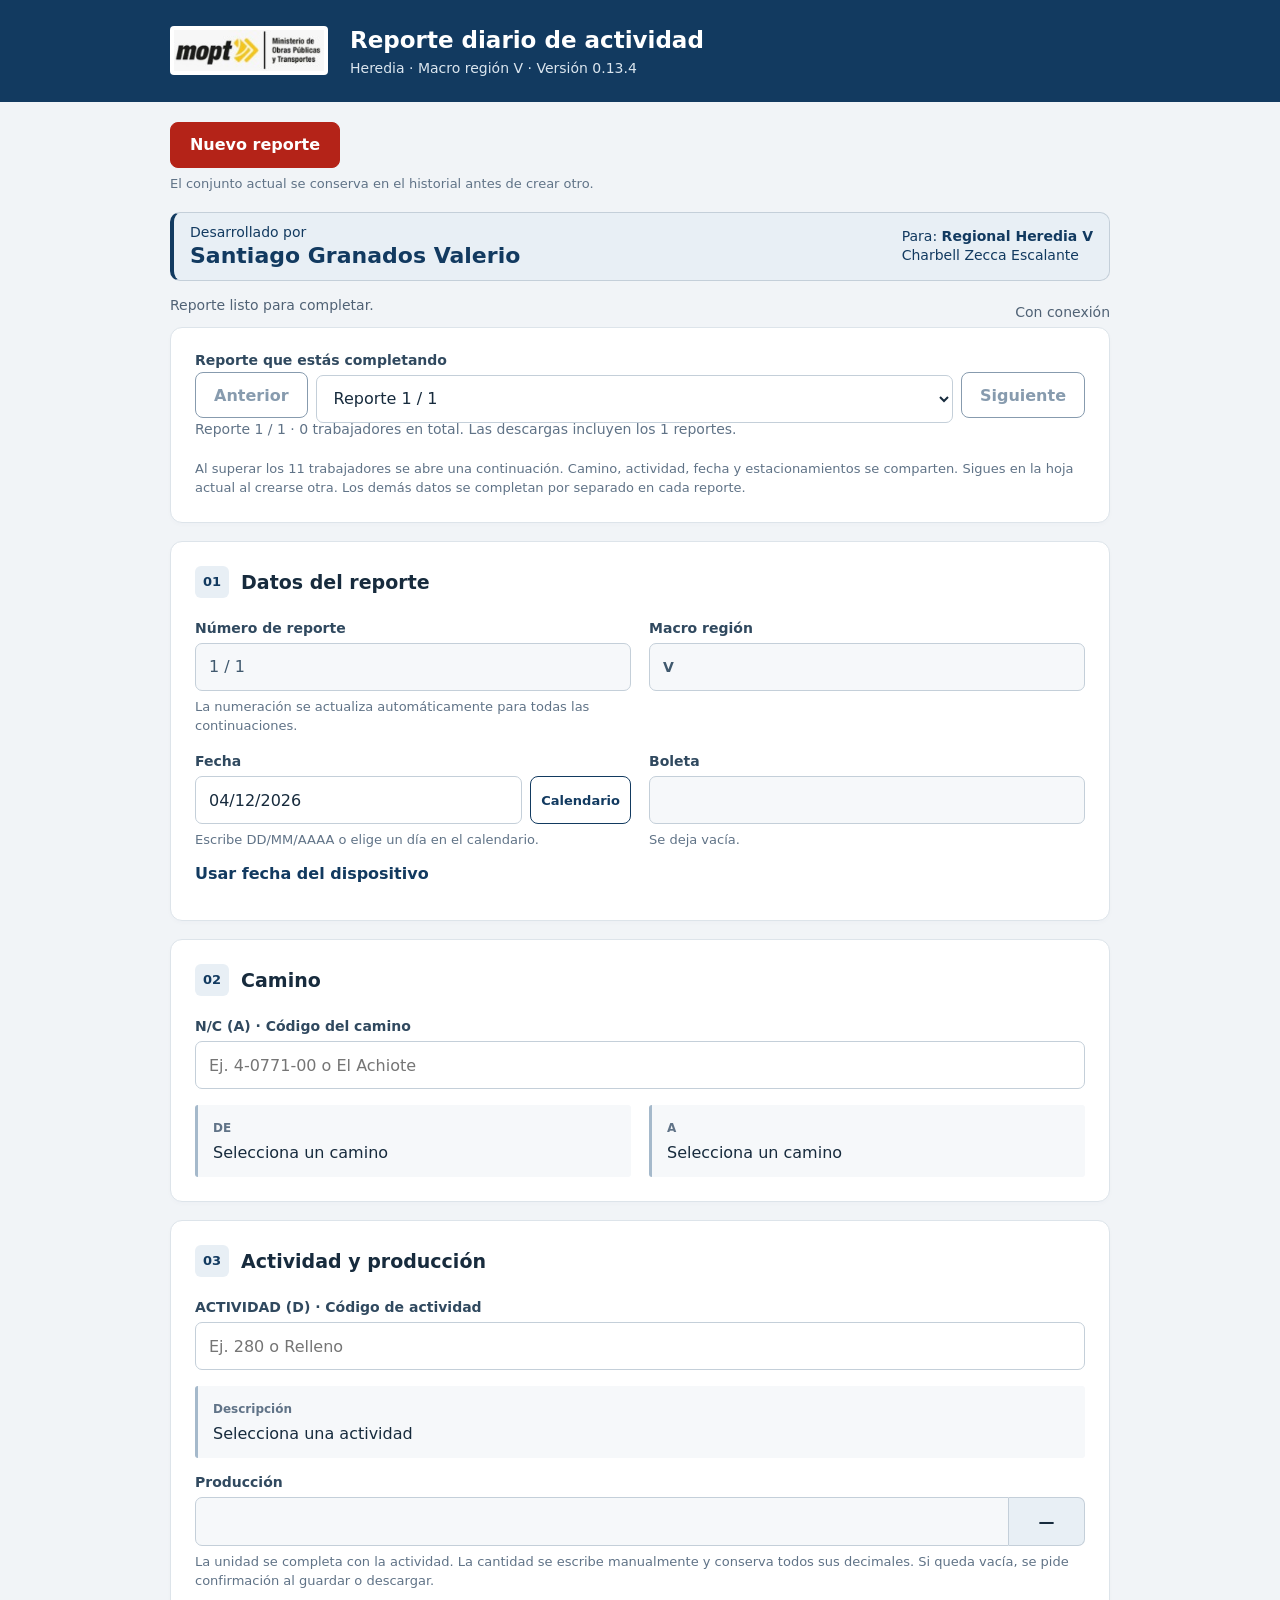
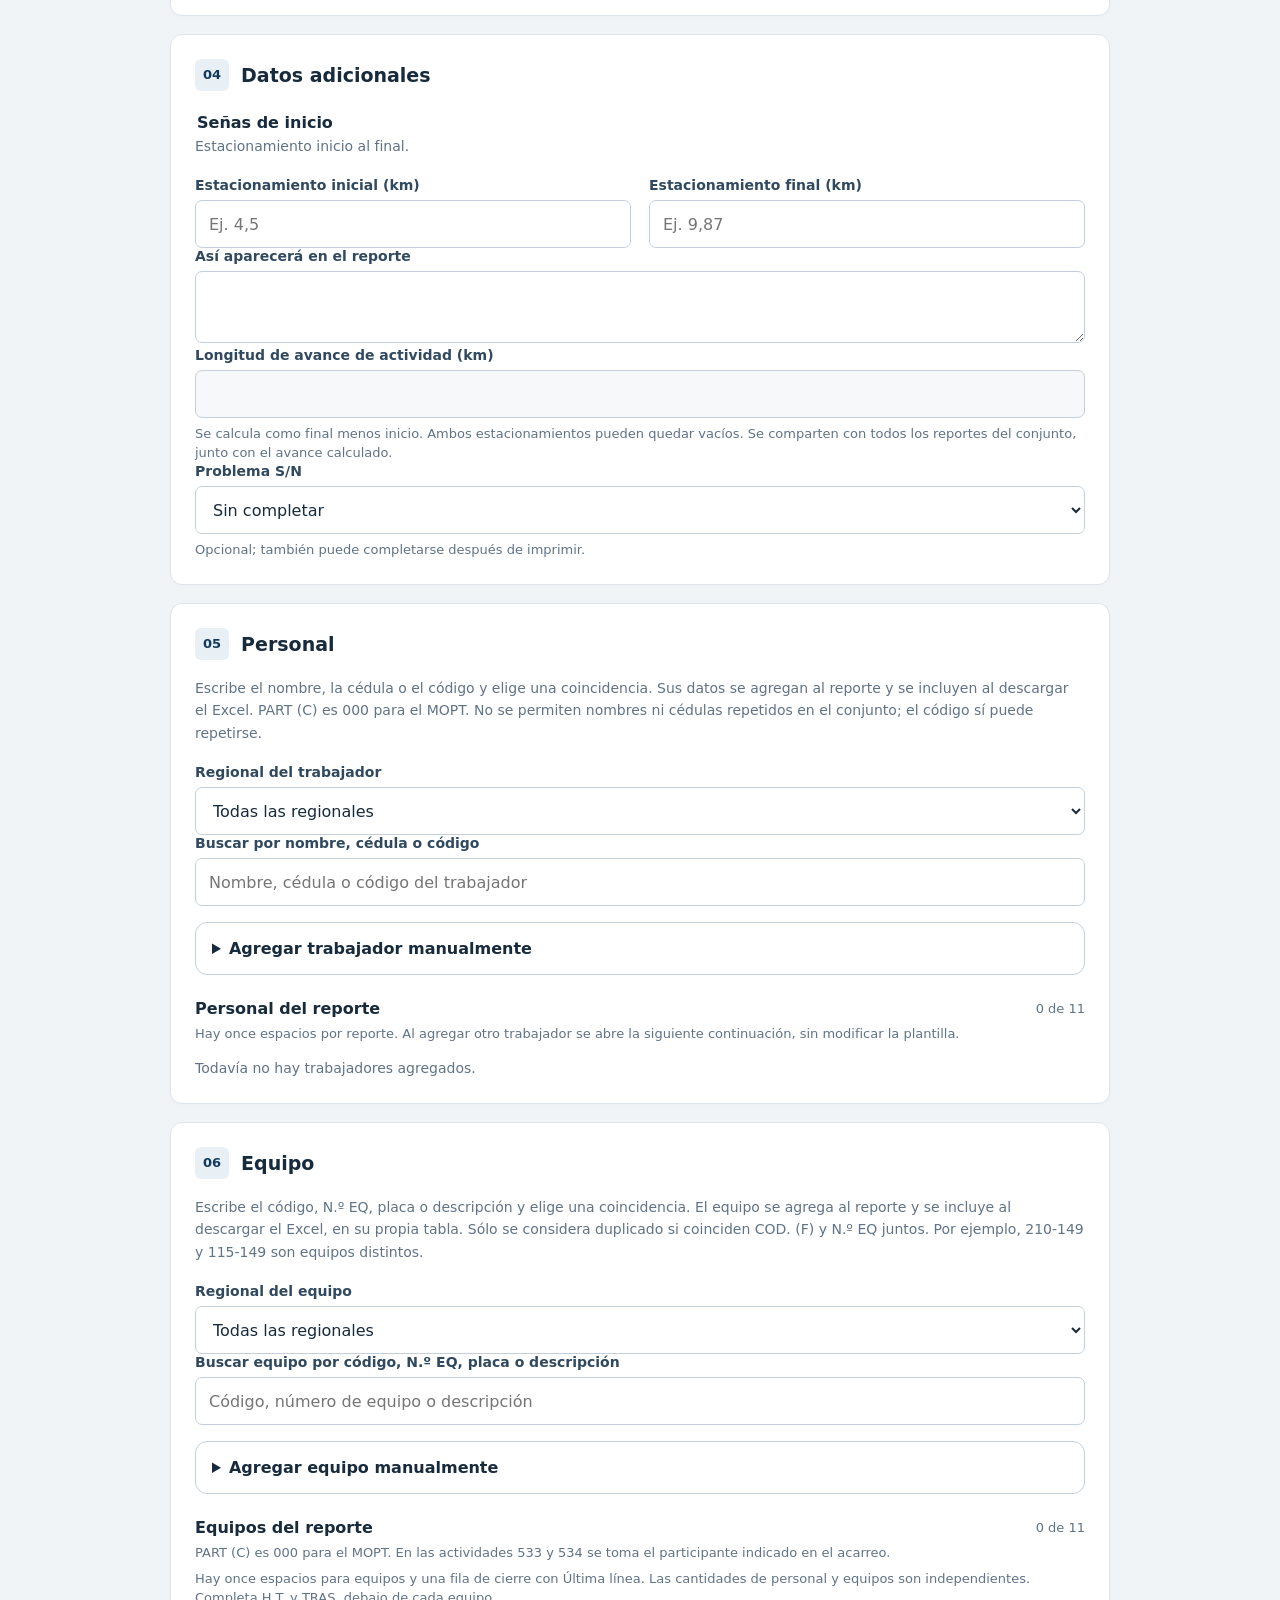
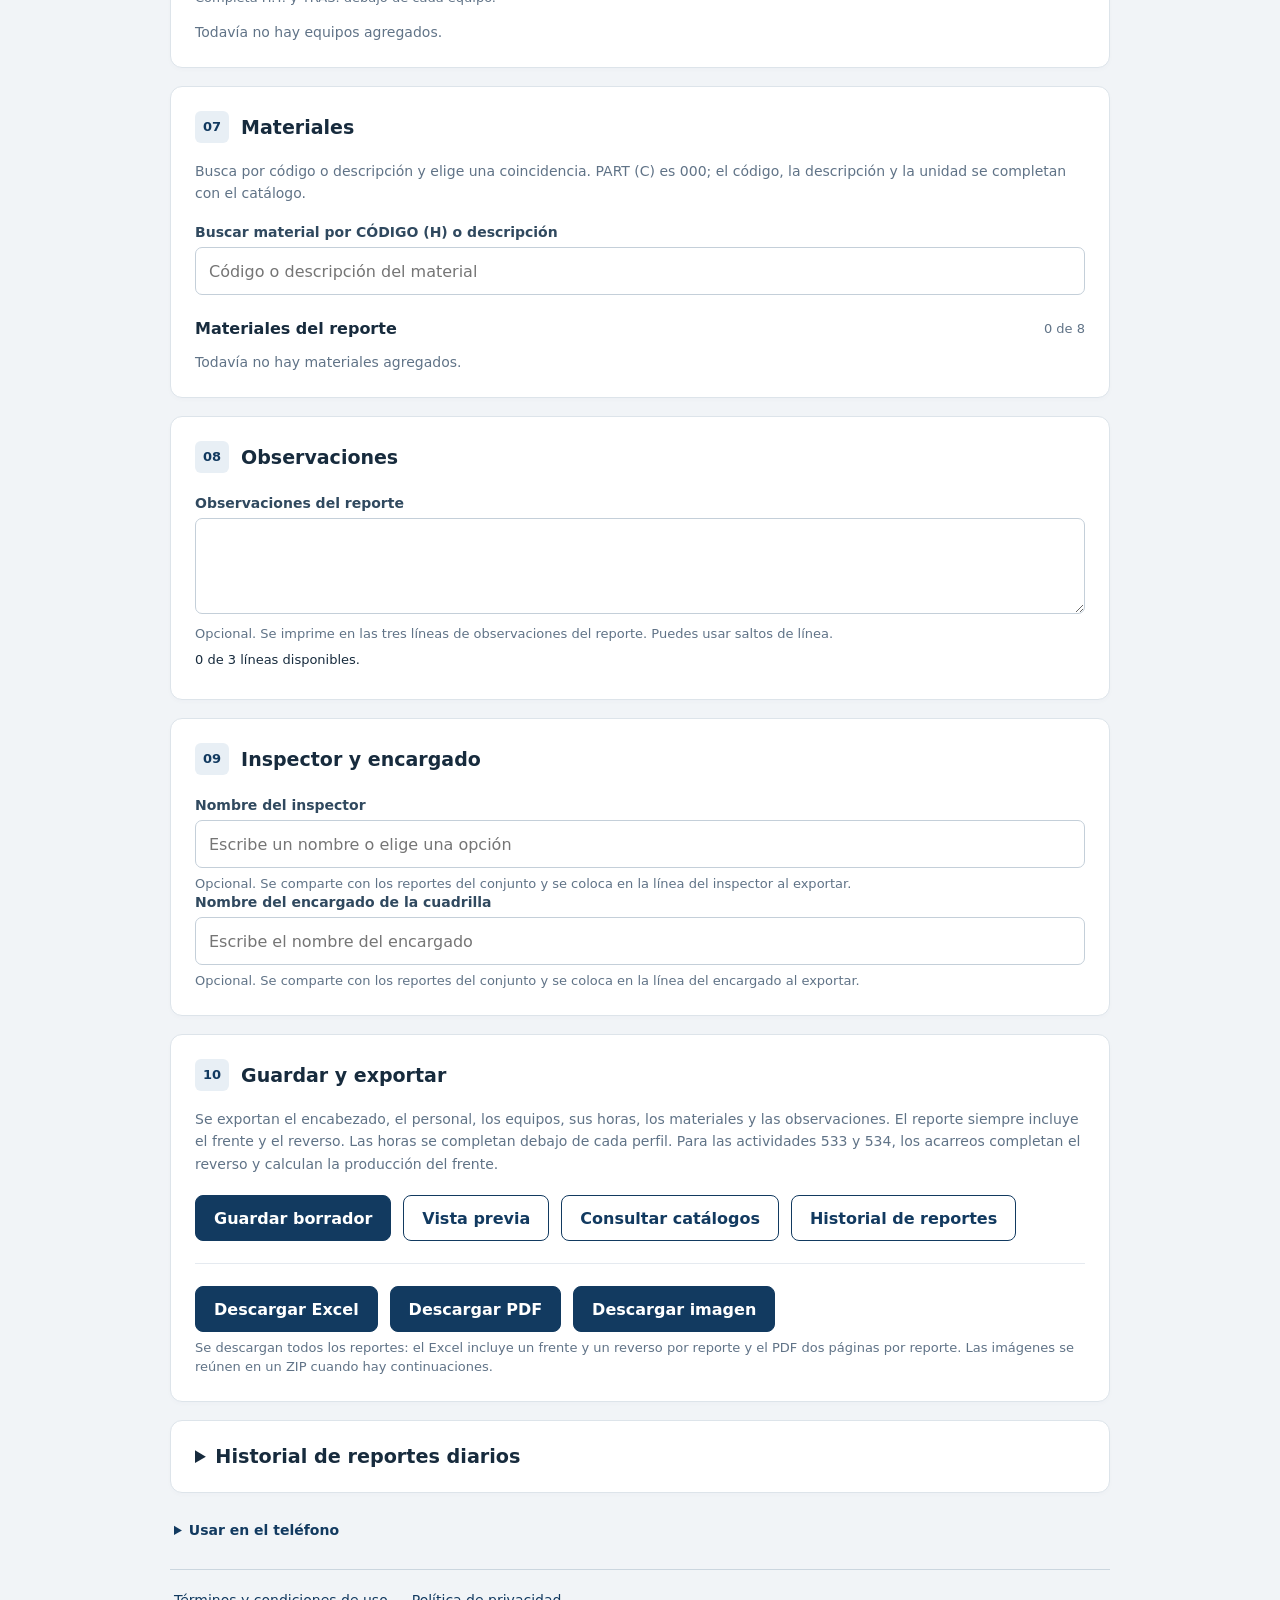
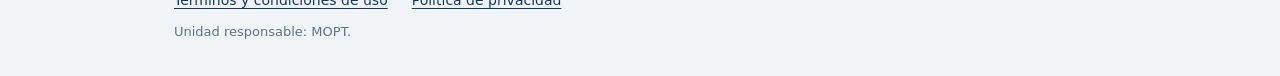
<file: pwa/index.html>
<!doctype html>
<html lang="es-CR">
<head>
  <meta charset="utf-8">
  <meta name="viewport" content="width=device-width, initial-scale=1, viewport-fit=cover">
  <meta name="theme-color" content="#123a60">
  <meta name="apple-mobile-web-app-capable" content="yes">
  <meta name="apple-mobile-web-app-title" content="Reporte MOPT">
  <meta name="description" content="Reporte diario de actividad con encabezado, personal, equipos y materiales de la macro región V.">
  <meta name="author" content="Santiago Granados Valerio">
  <link rel="manifest" href="manifest.webmanifest">
  <link rel="icon" href="icons/icono-192.png" type="image/png">
  <link rel="apple-touch-icon" href="icons/icono-180.png">
  <link rel="stylesheet" href="estilos.css">
  <title>Reporte diario MOPT</title>
  <script type="module" src="app.mjs"></script>
</head>
<body>
  <header class="cabecera">
    <div class="marca"><img class="logo-mopt" src="assets/logo.png" alt="Ministerio de Obras Públicas y Transportes" width="198" height="54"><div><h1>Reporte diario de actividad</h1><p>Heredia · Macro región V · <span id="version">Versión 0.13.4</span></p></div></div>
    <button id="instalar" type="button" class="claro" hidden>Instalar aplicación</button>
  </header>
  <main>
    <div class="acciones-inicio">
      <button id="nuevo" type="button" class="boton-nuevo" aria-describedby="nota-nuevo" disabled>Nuevo reporte</button>
      <small id="nota-nuevo">El conjunto actual se conserva en el historial antes de crear otro.</small>
    </div>
    <aside class="credito-autor" aria-label="Créditos de la aplicación">
      <p class="credito-autor-nombre">
        <span>Desarrollado por</span>
        <strong>Santiago Granados Valerio</strong>
      </p>
      <p class="credito-autor-destino">
        <span>Para: <strong>Regional Heredia V</strong></span>
        <span>Charbell Zecca Escalante</span>
      </p>
    </aside>
    <div class="estado"><p id="estado" role="status">Cargando catálogos y plantilla…</p><span id="conexion"></span></div>
    <p id="fallo" role="alert" hidden></p>
    <noscript>Activa JavaScript para utilizar el reporte.</noscript>
    <form id="formulario" novalidate>
      <section class="tarjeta" aria-label="Reportes del conjunto">
        <label for="reporte-activo">Reporte que estás completando</label>
        <div class="navegacion-reportes"><button id="reporte-anterior" type="button" class="secundario" disabled>Anterior</button><select id="reporte-activo" disabled></select><button id="reporte-siguiente" type="button" class="secundario" disabled>Siguiente</button></div>
        <p id="resumen-reportes" class="ayuda" role="status"></p>
        <small>Al superar los 11 trabajadores se abre una continuación. Camino, actividad, fecha y estacionamientos se comparten. Sigues en la hoja actual al crearse otra. Los demás datos se completan por separado en cada reporte.</small>
        <button id="quitar-continuacion" type="button" class="enlace" hidden>Quitar esta continuación vacía</button>
      </section>
      <section class="tarjeta"><div class="titulo"><span>01</span><h2>Datos del reporte</h2></div>
        <div class="rejilla">
          <div><label for="numero">Número de reporte</label><input id="numero" readonly required aria-required="true" type="text" inputmode="text" autocomplete="off" placeholder="Ej. 1 / 2" aria-describedby="nota-numero error-numero"><small id="nota-numero">La numeración se actualiza automáticamente para todas las continuaciones.</small><p class="error" id="error-numero" role="alert"></p></div>
          <label>Macro región<input readonly value="V"></label>
          <!-- La fecha se puede escribir y el botón abre un calendario visible. -->
          <div><label for="fecha">Fecha</label><div class="fecha-fila"><input id="fecha" inputmode="numeric" autocomplete="off" maxlength="10" placeholder="DD/MM/AAAA" aria-describedby="nota-fecha error-fecha"><button id="calendario" type="button" class="secundario" aria-haspopup="dialog">Calendario</button></div><small id="nota-fecha">Escribe DD/MM/AAAA o elige un día en el calendario.</small><p class="error" id="error-fecha"></p><button id="hoy" type="button" class="enlace">Usar fecha del dispositivo</button></div>
          <label>Boleta<input readonly value=""><small>Se deja vacía.</small></label>
        </div>
      </section>
      <section class="tarjeta"><div class="titulo"><span>02</span><h2>Camino</h2></div>
        <label for="camino">N/C (A) · Código del camino</label>
        <input id="camino" type="search" autocomplete="off" placeholder="Ej. 4-0771-00 o El Achiote" aria-describedby="error-camino" aria-controls="lista-camino" aria-expanded="false">
        <div id="lista-camino" class="opciones" role="listbox" aria-label="Caminos encontrados" hidden></div><p class="error" id="error-camino"></p>
        <div class="rejilla"><div class="automatico"><span>DE</span><p id="desde">Selecciona un camino</p></div><div class="automatico"><span>A</span><p id="hasta">Selecciona un camino</p></div></div>
      </section>
      <section class="tarjeta"><div class="titulo"><span>03</span><h2>Actividad y producción</h2></div>
        <label for="actividad">ACTIVIDAD (D) · Código de actividad</label>
        <input id="actividad" type="search" autocomplete="off" placeholder="Ej. 280 o Relleno" aria-describedby="error-actividad" aria-controls="lista-actividad" aria-expanded="false">
        <div id="lista-actividad" class="opciones" role="listbox" aria-label="Actividades encontradas" hidden></div><p class="error" id="error-actividad"></p>
        <div class="automatico"><span>Descripción</span><p id="descripcion">Selecciona una actividad</p></div>
        <label for="produccion">Producción</label><div class="cantidad"><input id="produccion" inputmode="decimal" placeholder="" disabled aria-describedby="ayuda-produccion error-produccion"><output id="unidad" aria-live="polite">—</output></div><p class="error" id="error-produccion"></p>
        <small id="ayuda-produccion">La unidad se completa con la actividad. En hh, se suma automáticamente el TOTAL de horas del personal. Las cantidades manuales pueden quedar vacías, con confirmación al guardar o descargar.</small>
      </section>
      <section class="tarjeta"><div class="titulo"><span>04</span><h2>Datos adicionales</h2></div>
        <fieldset id="datos-estacionamientos"><legend>Señas de inicio</legend>
          <p class="ayuda">Estacionamiento inicio al final.</p>
          <div class="rejilla"><div><label for="estacionamiento-inicio">Estacionamiento inicial (km)</label><input id="estacionamiento-inicio" inputmode="decimal" autocomplete="off" placeholder="Ej. 4,5" aria-describedby="error-estacionamiento-inicio"><p class="error" id="error-estacionamiento-inicio" role="alert"></p></div><div><label for="estacionamiento-final">Estacionamiento final (km)</label><input id="estacionamiento-final" inputmode="decimal" autocomplete="off" placeholder="Ej. 9,87" aria-describedby="error-estacionamiento-final"><p class="error" id="error-estacionamiento-final" role="alert"></p></div></div>
          <label for="senas">Así aparecerá en el reporte</label><textarea id="senas" readonly rows="2"></textarea>
          <label for="avance">Longitud de avance de actividad (km)</label><input id="avance" readonly aria-describedby="error-avance"><p class="error" id="error-avance"></p><small>Se calcula como final menos inicio. Ambos estacionamientos pueden quedar vacíos. Se comparten con todos los reportes del conjunto, junto con el avance calculado.</small>
          <p id="estaciones-previas" class="advertencia" hidden></p>
          <p id="datos-anteriores" class="advertencia" hidden></p>
        </fieldset>
        <label for="problema">Problema S/N</label><select id="problema" aria-describedby="error-problema"><option value="">Sin completar</option><option value="S">S · Sí</option><option value="N">N · No</option></select><p class="error" id="error-problema"></p><small>Opcional; también puede completarse después de imprimir.</small>
      </section>
      <!-- Los trabajadores y las máquinas tienen búsquedas y listas independientes. -->
      <section class="tarjeta"><div class="titulo"><span>05</span><h2>Personal</h2></div>
        <p class="ayuda">Escribe el nombre, la cédula o el código y elige una coincidencia. Sus datos se agregan al reporte y se incluyen al descargar el Excel. PART (C) es 000 para el MOPT. No se permiten nombres ni cédulas repetidos en el conjunto; el código sí puede repetirse.</p>
        <label for="regional-personal">Regional del trabajador</label><select id="regional-personal"><option value="">Todas las regionales</option></select>
        <label for="personal">Buscar por nombre, cédula o código</label><input id="personal" type="search" autocomplete="off" placeholder="Nombre, cédula o código del trabajador" role="combobox" aria-autocomplete="list" aria-controls="lista-personal" aria-expanded="false" aria-describedby="coincidencias-personal error-personal">
        <p id="coincidencias-personal" class="ayuda resultados" role="status"></p><div id="lista-personal" class="opciones" role="listbox" aria-label="Trabajadores encontrados" hidden></div><button id="mas-personal" type="button" class="enlace" hidden>Mostrar más coincidencias</button>
        <div id="ficha-personal" class="ficha" hidden><h3>Trabajador seleccionado</h3><div class="rejilla"><label>Nombre<input id="nombre-personal" readonly></label><label>Cédula<input id="cedula-personal" readonly></label><label>Código del trabajador (D)<input id="codigo-personal" readonly></label><label>PART (C)<input id="part-personal" readonly></label></div><p id="origen-personal" class="ayuda resultados"></p></div>
        <p id="error-personal" class="error" role="alert"></p>
        <div id="entrada-manual-personal"></div>
        <div class="titulo-lista"><h3>Personal del reporte</h3><span id="cantidad-personal">0 de 11</span></div><small>Hay once espacios por reporte. Al agregar otro trabajador se abre la siguiente continuación, sin modificar la plantilla.</small><div id="personal-reporte" class="registros"></div>
      </section>
      <section class="tarjeta"><div class="titulo"><span>06</span><h2>Equipo</h2></div>
        <p class="ayuda">Escribe el código, N.º EQ, placa o descripción y elige una coincidencia. El equipo se agrega al reporte y se incluye al descargar el Excel, en su propia tabla. Sólo se considera duplicado si coinciden COD. (F) y N.º EQ juntos. Por ejemplo, 210-149 y 115-149 son equipos distintos.</p>
        <label for="regional-equipos">Regional del equipo</label><select id="regional-equipos"><option value="">Todas las regionales</option></select>
        <label for="equipos">Buscar equipo por código, N.º EQ, placa o descripción</label><input id="equipos" type="search" autocomplete="off" placeholder="Código, número de equipo o descripción" role="combobox" aria-autocomplete="list" aria-controls="lista-equipos" aria-expanded="false" aria-describedby="coincidencias-equipos error-equipos">
        <p id="coincidencias-equipos" class="ayuda resultados" role="status"></p><div id="lista-equipos" class="opciones" role="listbox" aria-label="Equipos encontrados" hidden></div><button id="mas-equipos" type="button" class="enlace" hidden>Mostrar más coincidencias</button>
        <div id="ficha-equipos" class="ficha" hidden><h3>Equipo seleccionado</h3><div class="rejilla"><label>Descripción<input id="descripcion-equipos" readonly></label><label>COD. (F)<input id="codigo-equipos" readonly></label><label>N.º EQ<input id="numero-equipos" readonly></label><label>Identificador del equipo<input id="identificador-equipos" readonly></label><label>PART (C)<input id="part-equipos" readonly></label></div><p id="origen-equipos" class="ayuda resultados"></p><div id="advertencias-equipos"></div></div>
        <p id="error-equipos" class="error" role="alert"></p>
        <div id="entrada-manual-equipos"></div>
        <div class="titulo-lista"><h3>Equipos del reporte</h3><span id="cantidad-equipos">0 de 11</span></div><small>PART (C) es 000 para el MOPT. En las actividades 533 y 534 se toma el participante indicado en el acarreo.</small><small>Hay once espacios para equipos y una fila de cierre con Última línea. Las cantidades de personal y equipos son independientes. Completa H.T. y TRAS. debajo de cada equipo.</small><div id="equipos-reporte" class="registros"></div>
      </section>
      <section class="tarjeta" id="acarreos" tabindex="-1" hidden aria-labelledby="titulo-acarreos" aria-describedby="error-acarreos">
        <div class="titulo"><span id="codigo-acarreos">533</span><h2 id="titulo-acarreos">Acarreo de material</h2></div>
        <p id="nota-534" class="ayuda" hidden>En 534 el equipo nuevo se coloca inicialmente en Equipo alquilado. Para colocarlo en Equipo de otros participantes, identifica el participante y desmarca Equipo alquilado. Su código debe corresponder al participante real.</p>
        <p class="ayuda">Completa el reverso con los equipos del frente. Marca una casilla por cada viaje. Cada subtotal es capacidad × longitud de acarreo × número de viajes marcados.</p>
        <label for="equipo-acarreo">Equipo que realizó el acarreo</label><div class="agregar-acarreo"><select id="equipo-acarreo" aria-describedby="ayuda-equipo-acarreo"><option value="">Elige un equipo del frente</option></select><button id="agregar-acarreo" type="button" disabled>Agregar al acarreo</button></div>
        <small id="ayuda-equipo-acarreo">Agrega primero las máquinas en Equipo, arriba.</small>
        <p id="error-acarreos" class="error" role="alert"></p><div id="acarreos-reporte" class="registros"></div>
        <div class="produccion-acarreos"><label for="total-acarreos">Producción total · M³/KM</label><output id="total-acarreos" aria-live="polite">Sin completar</output><small id="nota-produccion-acarreos">Este total se coloca automáticamente en Producción, al frente.</small></div>
      </section>
      <!-- La cantidad se edita en cada material y permanece vacía al seleccionarlo. -->
      <section class="tarjeta" id="seccion-materiales"><div class="titulo"><span>07</span><h2>Materiales</h2></div>
        <p class="ayuda">Busca por código o descripción y elige una coincidencia. PART (C) es 000; el código, la descripción y la unidad se completan con el catálogo.</p>
        <label for="materiales">Buscar material por CÓDIGO (H) o descripción</label><input id="materiales" type="search" autocomplete="off" placeholder="Código o descripción del material" role="combobox" aria-autocomplete="list" aria-controls="lista-materiales" aria-expanded="false" aria-describedby="coincidencias-materiales error-materiales">
        <p id="coincidencias-materiales" class="ayuda resultados" role="status"></p><div id="lista-materiales" class="opciones" role="listbox" aria-label="Materiales encontrados" hidden></div><button id="mas-materiales" type="button" class="enlace" hidden>Mostrar más coincidencias</button>
        <p id="error-materiales" class="error" role="alert"></p>
        <div class="titulo-lista"><h3>Materiales del reporte</h3><span id="cantidad-materiales">0 de 8</span></div><div id="materiales-reporte" class="registros"></div>
      </section>
      <section class="tarjeta" id="seccion-observaciones"><div class="titulo"><span>08</span><h2>Observaciones</h2></div>
        <label for="observaciones">Observaciones del reporte</label><textarea id="observaciones" rows="3" aria-describedby="ayuda-observaciones espacio-observaciones error-observaciones"></textarea>
        <small id="ayuda-observaciones">Opcional. Se imprime en las tres líneas de observaciones del reporte. Puedes usar saltos de línea.</small>
        <p id="espacio-observaciones" class="resultados" role="status">0 de 3 líneas disponibles.</p><p id="error-observaciones" class="error" role="alert"></p>
      </section>
      <section class="tarjeta" aria-labelledby="titulo-inspector">
        <div class="titulo"><span>09</span><h2 id="titulo-inspector">Inspector y encargado</h2></div>
        <label for="inspector">Nombre del inspector</label>
        <input id="inspector" type="text" list="inspectores" maxlength="100" autocomplete="off" placeholder="Escribe un nombre o elige una opción" aria-describedby="nota-inspector error-inspector">
        <datalist id="inspectores"><option value="Grechen Calderón"></option></datalist>
        <small id="nota-inspector">Opcional. Se comparte con los reportes del conjunto y se coloca en la línea del inspector al exportar.</small><p id="error-inspector" class="error" role="alert"></p>
        <label for="encargado">Nombre del encargado de la cuadrilla</label>
        <input id="encargado" type="text" maxlength="100" autocomplete="off" placeholder="Escribe el nombre del encargado" aria-describedby="nota-encargado error-encargado">
        <small id="nota-encargado">Opcional. Se comparte con los reportes del conjunto y se coloca en la línea del encargado al exportar.</small><p id="error-encargado" class="error" role="alert"></p>
      </section>
      <section class="tarjeta"><div class="titulo"><span>10</span><h2>Guardar y exportar</h2></div>
        <p class="ayuda">Se exportan el encabezado, el personal, los equipos, sus horas, los materiales y las observaciones. El reporte siempre incluye el frente y el reverso. Las horas se completan debajo de cada perfil. Para las actividades 533 y 534, los acarreos completan el reverso y calculan la producción del frente.</p>
        <div class="acciones"><button id="guardar" type="button" disabled>Guardar borrador</button><button id="ver" type="button" class="secundario" disabled>Vista previa</button><button id="catalogos" type="button" class="secundario" disabled>Consultar catálogos</button><button id="historial" type="button" class="secundario" disabled>Historial de reportes</button></div>
        <div class="exportaciones"><button id="excel" type="button" disabled>Descargar Excel</button><button id="pdf" type="button" disabled>Descargar PDF</button><button id="imagen" type="button" disabled>Descargar imagen</button></div>
        <small>Se descargan todos los reportes: el Excel incluye un frente y un reverso por reporte y el PDF dos páginas por reporte. Las imágenes se reúnen en un ZIP cuando hay continuaciones.</small>
      </section>
    </form>
    <details id="historial-reportes" class="tarjeta historial">
      <summary>Historial de reportes diarios</summary>
      <p>Los conjuntos se guardan automáticamente en este navegador. Puedes consultar o volver a descargar uno anterior mientras completas otro.</p>
      <small>Este historial comienza con el borrador disponible al instalar esta actualización. Usa el respaldo para trasladarlo a otro dispositivo o recuperarlo si se borran los datos del sitio.</small>
      <label for="buscar-historial">Buscar por fecha, camino, actividad, inspector, encargado u observaciones</label>
      <input id="buscar-historial" type="search" autocomplete="off" placeholder="Ej. 17/11/2026, código de camino o nombre">
      <div class="filtros-historial" role="group" aria-label="Filtrar y ordenar el historial">
        <div><label for="fecha-desde-historial">Desde</label><input id="fecha-desde-historial" type="date" min="1900-01-01" max="2100-12-31" aria-describedby="ayuda-fechas-historial error-fechas-historial"></div>
        <div><label for="fecha-hasta-historial">Hasta</label><input id="fecha-hasta-historial" type="date" min="1900-01-01" max="2100-12-31" aria-describedby="ayuda-fechas-historial error-fechas-historial"></div>
        <div class="orden-historial"><label for="orden-historial">Ordenar por</label><select id="orden-historial"><option value="fecha-desc">Fecha más reciente</option><option value="fecha-asc">Fecha más antigua</option><option value="guardado-desc">Último guardado</option></select></div>
        <button id="limpiar-filtros-historial" type="button" class="secundario" disabled>Limpiar filtros</button>
      </div>
      <small id="ayuda-fechas-historial">Se usa la fecha del reporte. Para buscar un solo día, escribe su fecha arriba o elige la misma fecha en Desde y Hasta.</small>
      <p id="error-fechas-historial" class="error" role="alert"></p>
      <div class="acciones-historial"><button id="actualizar-historial" type="button" class="secundario">Actualizar lista</button><button id="respaldar-historial" type="button" class="secundario">Descargar respaldo</button><button id="importar-historial" type="button" class="secundario">Importar respaldo</button></div>
      <input id="archivo-historial" type="file" accept=".json,application/json" hidden>
      <p id="estado-historial" class="ayuda" role="status" aria-live="polite"></p><p id="cantidad-historial" role="status"></p>
      <div id="lista-historial" class="registros"></div><button id="mas-historial" type="button" class="secundario" hidden>Mostrar más reportes</button>
    </details>
    <section id="vista" class="tarjeta" hidden><div class="titulo"><span>Hojas</span><h2>Vista previa del reporte</h2></div><canvas id="lienzo" width="2448" height="3168" aria-label="Frente con encabezado, personal, equipos, materiales y observaciones"></canvas><canvas id="reverso" width="2448" height="3168" aria-label="Reverso de acarreos"></canvas></section>
    <section id="visor" class="tarjeta" hidden><div class="titulo"><span>Datos</span><h2>Consultar catálogos</h2></div><div class="rejilla"><label>Catálogo<select id="tipo-catalogo"><option value="actividades">Actividades</option><option value="personal">Personal</option><option value="materiales">Materiales</option><option value="equipos">Equipos</option><option value="redVial">Red vial nacional</option><option value="puentes">Puentes</option></select></label><label>Buscar<input id="buscar-catalogo" type="search" placeholder="Código, nombre o referencia"></label></div><label>Regional o provincia<select id="region-catalogo"><option value="">Todas</option></select></label><p id="cantidad-catalogo" role="status"></p><div id="resultados-catalogo"></div><button id="mas-catalogo" type="button" class="secundario" hidden>Mostrar más</button></section>
    <details class="instalacion"><summary>Usar en el teléfono</summary><p>En Android, abre el sitio y usa «Instalar aplicación» en el navegador. En iPhone, abre el sitio en Safari, pulsa Compartir y elige «Añadir a pantalla de inicio».</p><p>Espera a que aparezca «Disponible sin conexión» antes de salir de Internet. Los borradores se guardan en este dispositivo.</p></details>
    <footer class="pie-legal"><nav aria-label="Documentos de uso y privacidad"><a href="terminos.html">Términos y condiciones de uso</a><a href="privacidad.html">Política de privacidad</a></nav><small>Unidad responsable: MOPT.</small></footer>
  </main>
  <dialog id="consulta-historial" class="consulta-historial" aria-labelledby="titulo-consulta-historial">
    <div class="titulo-calendario"><h2 id="titulo-consulta-historial">Consulta del reporte guardado</h2><button id="cerrar-consulta-historial" type="button" class="secundario">Cerrar</button></div>
    <p>Vista de consulta. El reporte que estás completando permanece abierto.</p>
    <label for="hoja-consulta-historial">Reporte del conjunto</label><select id="hoja-consulta-historial"></select>
    <canvas id="frente-consulta-historial" width="2448" height="3168" aria-label="Frente del reporte guardado"></canvas><canvas id="atras-consulta-historial" width="2448" height="3168" aria-label="Reverso del reporte guardado"></canvas>
  </dialog>
  <dialog id="aviso-continuacion" aria-labelledby="titulo-aviso-continuacion" aria-describedby="mensaje-continuacion">
    <h2 id="titulo-aviso-continuacion">Nuevo reporte creado</h2>
    <p id="mensaje-continuacion"></p>
    <button id="cerrar-aviso-continuacion" type="button" autofocus>Entendido</button>
  </dialog>
  <!-- Calendario propio: el botón funciona también cuando el selector nativo no abre. -->
  <dialog id="dialogo-calendario" aria-labelledby="titulo-calendario">
    <div class="titulo-calendario"><h2 id="titulo-calendario">Fecha del reporte</h2><button id="cerrar-calendario" type="button" class="enlace">Cerrar</button></div>
    <div class="controles-calendario"><button id="mes-anterior" type="button" class="secundario" aria-label="Mes anterior">‹</button><label>Mes<select id="mes-calendario"></select></label><label>Año<select id="ano-calendario"></select></label><button id="mes-siguiente" type="button" class="secundario" aria-label="Mes siguiente">›</button></div>
    <div class="semana-calendario" aria-hidden="true"><span>Lun</span><span>Mar</span><span>Mié</span><span>Jue</span><span>Vie</span><span>Sáb</span><span>Dom</span></div>
    <div id="dias-calendario" class="dias-calendario" role="group" aria-label="Días del mes"></div><button id="hoy-calendario" type="button" class="enlace">Elegir hoy</button>
  </dialog>
</body>
</html>
</file>
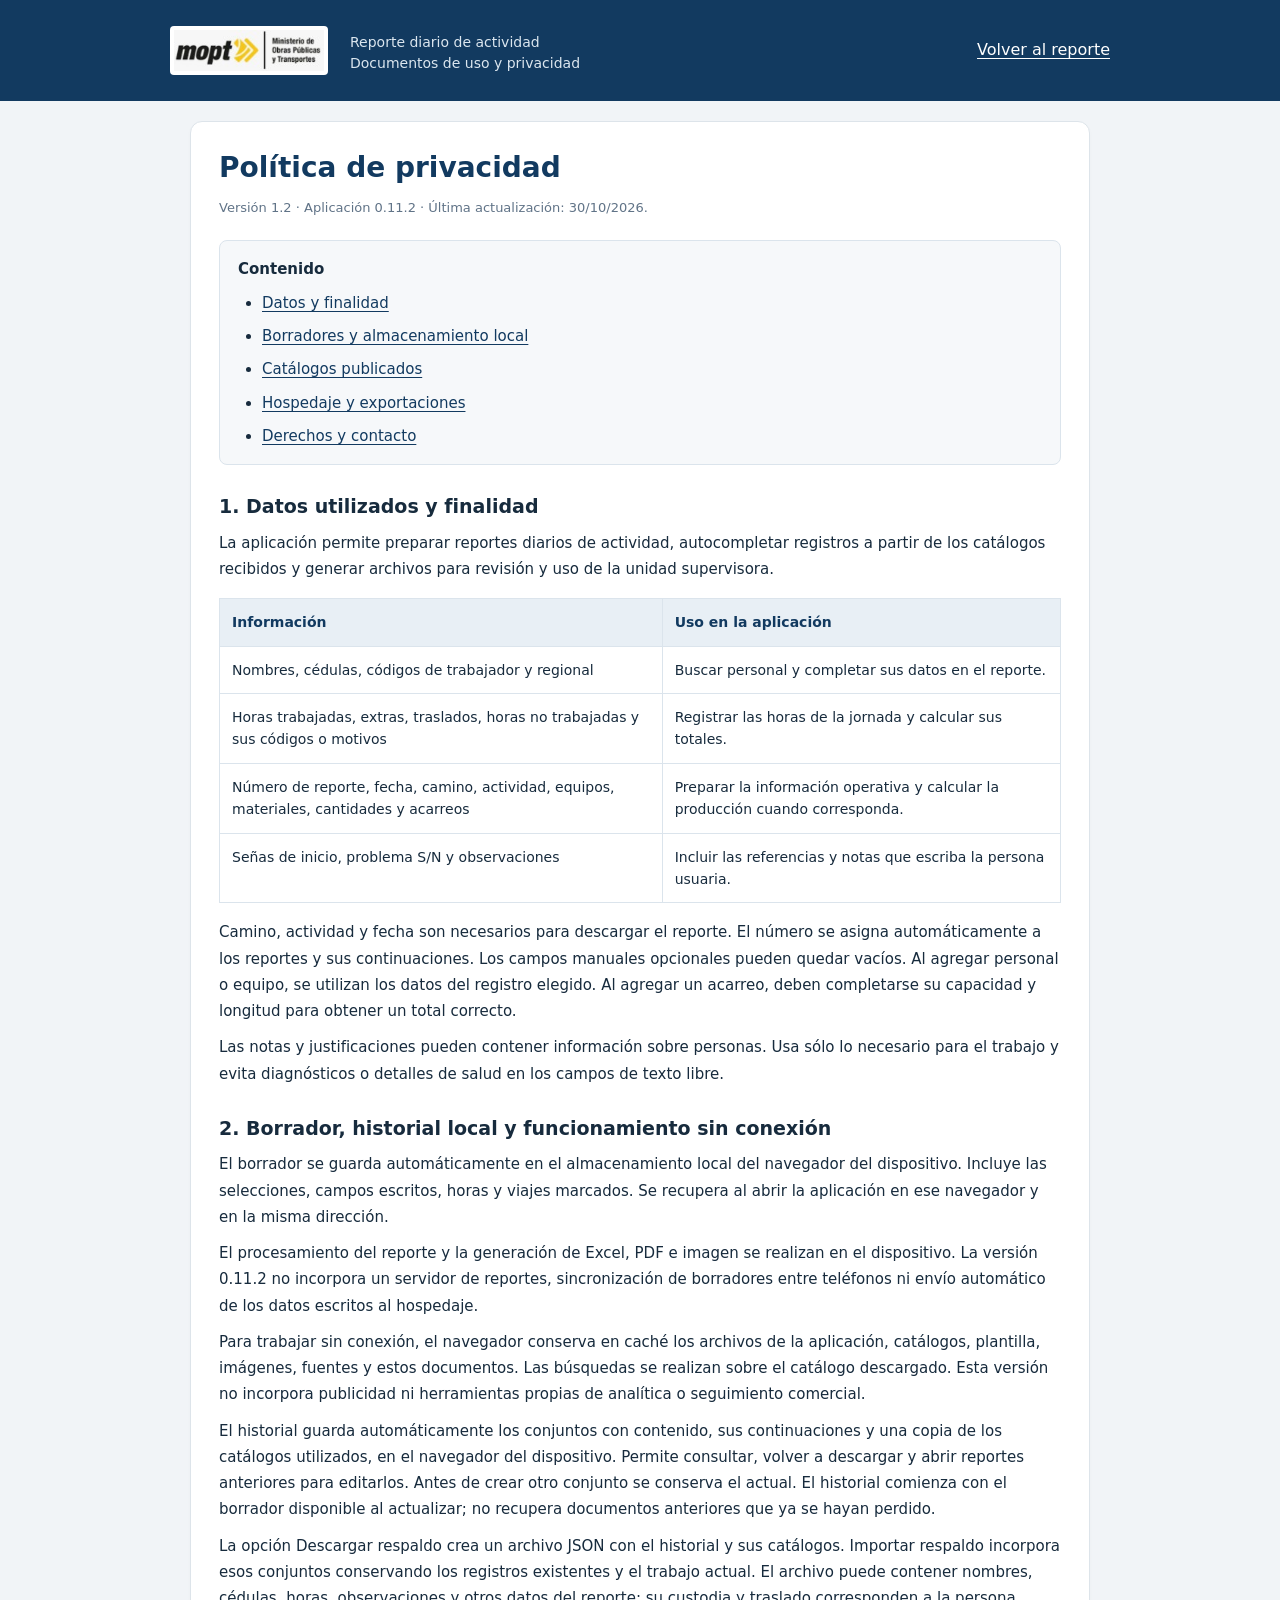
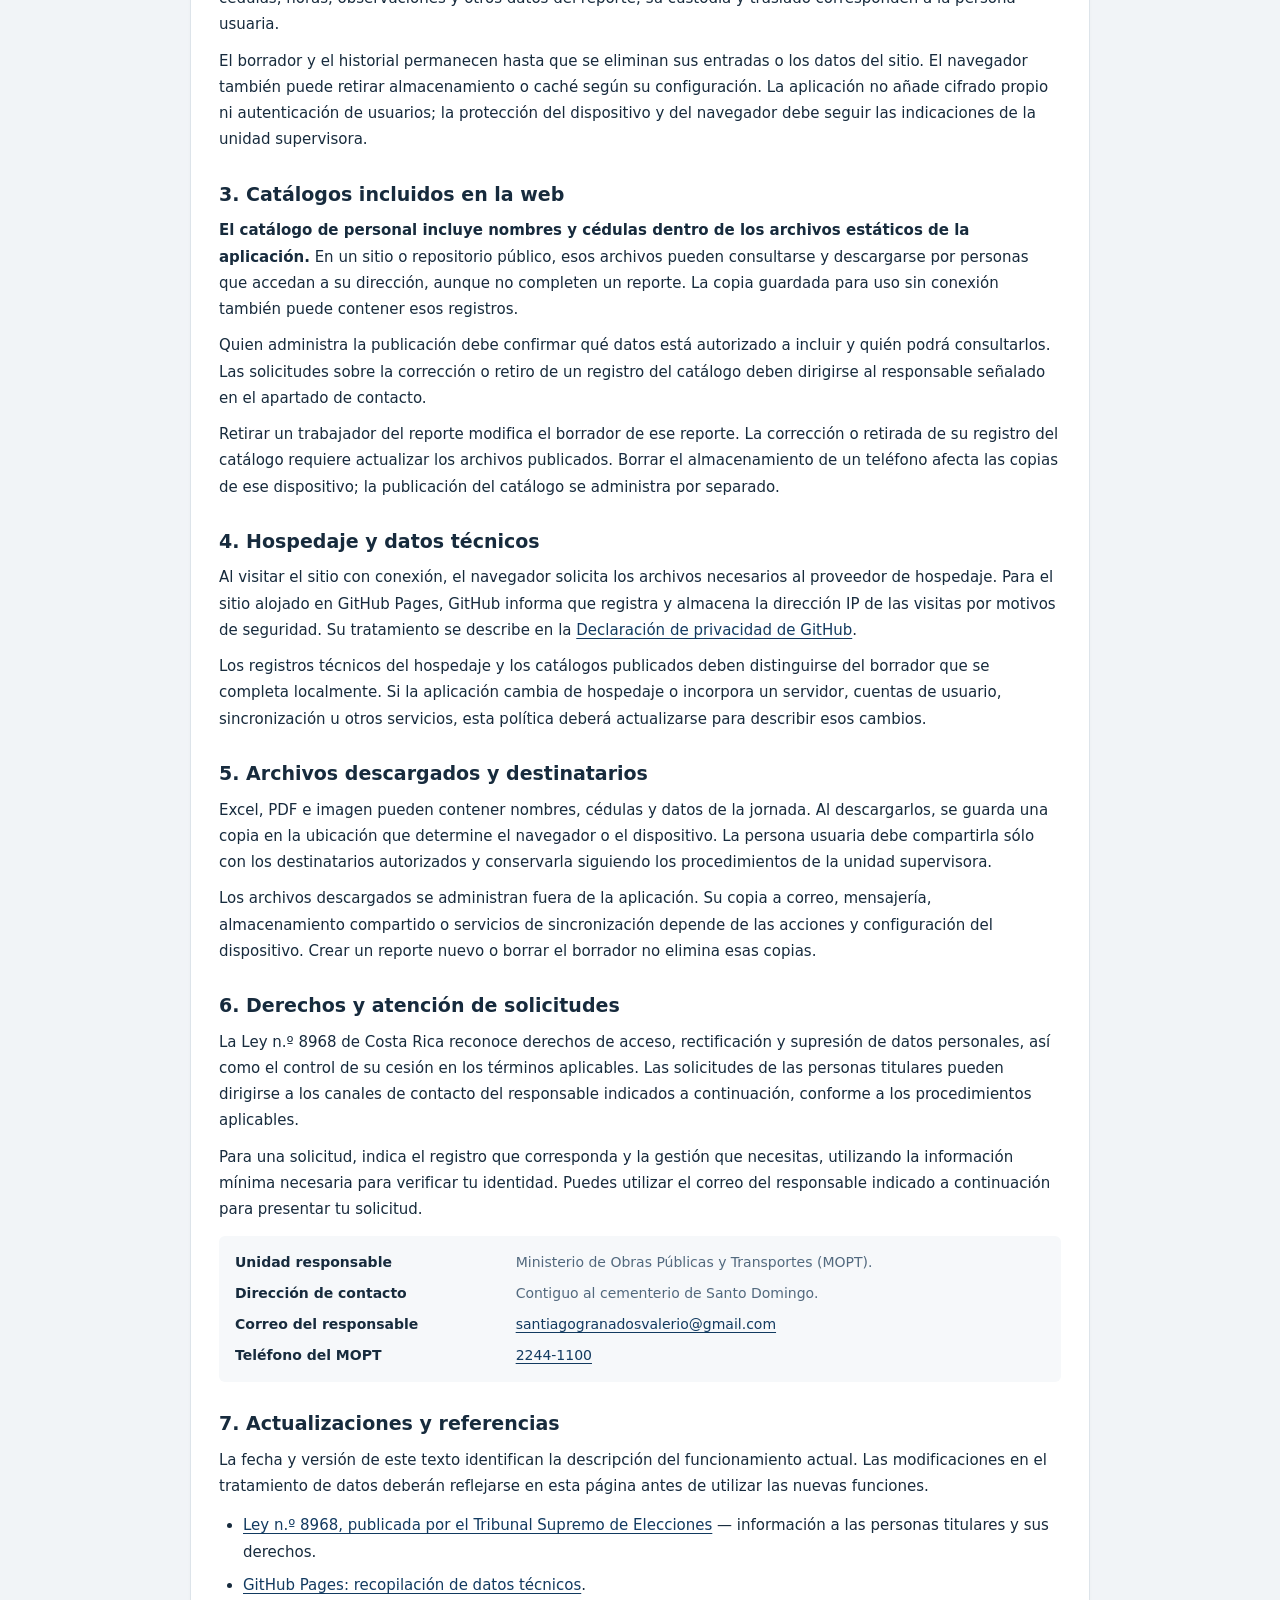
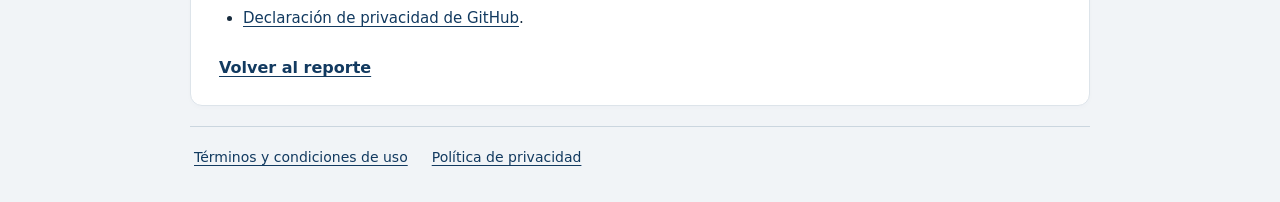
<file: pwa/privacidad.html>
<!doctype html>
<html lang="es-CR">
<head>
  <meta charset="utf-8">
  <meta name="viewport" content="width=device-width, initial-scale=1, viewport-fit=cover">
  <meta name="theme-color" content="#123a60">
  <meta name="description" content="Política de privacidad para la aplicación Reporte diario MOPT.">
  <link rel="icon" href="icons/icono-192.png" type="image/png">
  <link rel="stylesheet" href="estilos.css"><link rel="stylesheet" href="legal.css">
  <title>Política de privacidad · Reporte diario MOPT</title>
</head>
<body>
  <header class="cabecera legal-cabecera"><div class="marca"><img class="logo-mopt" src="assets/logo.png" alt="MOPT" width="198" height="54"><div><p>Reporte diario de actividad</p><p>Documentos de uso y privacidad</p></div></div><a href="index.html">Volver al reporte</a></header>
  <main class="legal-main">
    <article class="tarjeta legal-documento">
      <h1>Política de privacidad</h1>
      <p class="legal-meta">Versión 1.2 · Aplicación 0.11.2 · Última actualización: 30/10/2026.</p>
      <nav class="indice-legal" aria-label="Contenido de la política"><p>Contenido</p><ul><li><a href="#datos">Datos y finalidad</a></li><li><a href="#almacenamiento">Borradores y almacenamiento local</a></li><li><a href="#catalogos">Catálogos publicados</a></li><li><a href="#hospedaje">Hospedaje y exportaciones</a></li><li><a href="#derechos">Derechos y contacto</a></li></ul></nav>

      <section id="datos"><h2>1. Datos utilizados y finalidad</h2>
        <p>La aplicación permite preparar reportes diarios de actividad, autocompletar registros a partir de los catálogos recibidos y generar archivos para revisión y uso de la unidad supervisora.</p>
        <table class="tabla-legal"><thead><tr><th scope="col">Información</th><th scope="col">Uso en la aplicación</th></tr></thead><tbody><tr><td>Nombres, cédulas, códigos de trabajador y regional</td><td>Buscar personal y completar sus datos en el reporte.</td></tr><tr><td>Horas trabajadas, extras, traslados, horas no trabajadas y sus códigos o motivos</td><td>Registrar las horas de la jornada y calcular sus totales.</td></tr><tr><td>Número de reporte, fecha, camino, actividad, equipos, materiales, cantidades y acarreos</td><td>Preparar la información operativa y calcular la producción cuando corresponda.</td></tr><tr><td>Señas de inicio, problema S/N y observaciones</td><td>Incluir las referencias y notas que escriba la persona usuaria.</td></tr></tbody></table>
        <p>Camino, actividad y fecha son necesarios para descargar el reporte. El número se asigna automáticamente a los reportes y sus continuaciones. Los campos manuales opcionales pueden quedar vacíos. Al agregar personal o equipo, se utilizan los datos del registro elegido. Al agregar un acarreo, deben completarse su capacidad y longitud para obtener un total correcto.</p>
        <p>Las notas y justificaciones pueden contener información sobre personas. Usa sólo lo necesario para el trabajo y evita diagnósticos o detalles de salud en los campos de texto libre.</p>
      </section>
      <section id="almacenamiento"><h2>2. Borrador, historial local y funcionamiento sin conexión</h2>
        <p>El borrador se guarda automáticamente en el almacenamiento local del navegador del dispositivo. Incluye las selecciones, campos escritos, horas y viajes marcados. Se recupera al abrir la aplicación en ese navegador y en la misma dirección.</p>
        <p>El procesamiento del reporte y la generación de Excel, PDF e imagen se realizan en el dispositivo. La versión 0.11.2 no incorpora un servidor de reportes, sincronización de borradores entre teléfonos ni envío automático de los datos escritos al hospedaje.</p>
        <p>Para trabajar sin conexión, el navegador conserva en caché los archivos de la aplicación, catálogos, plantilla, imágenes, fuentes y estos documentos. Las búsquedas se realizan sobre el catálogo descargado. Esta versión no incorpora publicidad ni herramientas propias de analítica o seguimiento comercial.</p>
        <p>El historial guarda automáticamente los conjuntos con contenido, sus continuaciones y una copia de los catálogos utilizados, en el navegador del dispositivo. Permite consultar, volver a descargar y abrir reportes anteriores para editarlos. Antes de crear otro conjunto se conserva el actual. El historial comienza con el borrador disponible al actualizar; no recupera documentos anteriores que ya se hayan perdido.</p>
        <p>La opción Descargar respaldo crea un archivo JSON con el historial y sus catálogos. Importar respaldo incorpora esos conjuntos conservando los registros existentes y el trabajo actual. El archivo puede contener nombres, cédulas, horas, observaciones y otros datos del reporte; su custodia y traslado corresponden a la persona usuaria.</p>
        <p>El borrador y el historial permanecen hasta que se eliminan sus entradas o los datos del sitio. El navegador también puede retirar almacenamiento o caché según su configuración. La aplicación no añade cifrado propio ni autenticación de usuarios; la protección del dispositivo y del navegador debe seguir las indicaciones de la unidad supervisora.</p>
      </section>
      <section id="catalogos"><h2>3. Catálogos incluidos en la web</h2>
        <p><strong>El catálogo de personal incluye nombres y cédulas dentro de los archivos estáticos de la aplicación.</strong> En un sitio o repositorio público, esos archivos pueden consultarse y descargarse por personas que accedan a su dirección, aunque no completen un reporte. La copia guardada para uso sin conexión también puede contener esos registros.</p>
        <p>Quien administra la publicación debe confirmar qué datos está autorizado a incluir y quién podrá consultarlos. Las solicitudes sobre la corrección o retiro de un registro del catálogo deben dirigirse al responsable señalado en el apartado de contacto.</p>
        <p>Retirar un trabajador del reporte modifica el borrador de ese reporte. La corrección o retirada de su registro del catálogo requiere actualizar los archivos publicados. Borrar el almacenamiento de un teléfono afecta las copias de ese dispositivo; la publicación del catálogo se administra por separado.</p>
      </section>
      <section id="hospedaje"><h2>4. Hospedaje y datos técnicos</h2>
        <p>Al visitar el sitio con conexión, el navegador solicita los archivos necesarios al proveedor de hospedaje. Para el sitio alojado en GitHub Pages, GitHub informa que registra y almacena la dirección IP de las visitas por motivos de seguridad. Su tratamiento se describe en la <a href="https://docs.github.com/en/site-policy/privacy-policies/github-general-privacy-statement" target="_blank" rel="noopener noreferrer">Declaración de privacidad de GitHub</a>.</p>
        <p>Los registros técnicos del hospedaje y los catálogos publicados deben distinguirse del borrador que se completa localmente. Si la aplicación cambia de hospedaje o incorpora un servidor, cuentas de usuario, sincronización u otros servicios, esta política deberá actualizarse para describir esos cambios.</p>
      </section>
      <section><h2>5. Archivos descargados y destinatarios</h2>
        <p>Excel, PDF e imagen pueden contener nombres, cédulas y datos de la jornada. Al descargarlos, se guarda una copia en la ubicación que determine el navegador o el dispositivo. La persona usuaria debe compartirla sólo con los destinatarios autorizados y conservarla siguiendo los procedimientos de la unidad supervisora.</p>
        <p>Los archivos descargados se administran fuera de la aplicación. Su copia a correo, mensajería, almacenamiento compartido o servicios de sincronización depende de las acciones y configuración del dispositivo. Crear un reporte nuevo o borrar el borrador no elimina esas copias.</p>
      </section>
      <section id="derechos"><h2>6. Derechos y atención de solicitudes</h2>
        <p>La Ley n.º 8968 de Costa Rica reconoce derechos de acceso, rectificación y supresión de datos personales, así como el control de su cesión en los términos aplicables. Las solicitudes de las personas titulares pueden dirigirse a los canales de contacto del responsable indicados a continuación, conforme a los procedimientos aplicables.</p>
        <p>Para una solicitud, indica el registro que corresponda y la gestión que necesitas, utilizando la información mínima necesaria para verificar tu identidad. Puedes utilizar el correo del responsable indicado a continuación para presentar tu solicitud.</p>
        <dl class="datos-responsable"><dt>Unidad responsable</dt><dd>Ministerio de Obras Públicas y Transportes (MOPT).</dd><dt>Dirección de contacto</dt><dd>Contiguo al cementerio de Santo Domingo.</dd><dt>Correo del responsable</dt><dd><a href="mailto:santiagogranadosvalerio@gmail.com">santiagogranadosvalerio@gmail.com</a></dd><dt>Teléfono del MOPT</dt><dd><a href="tel:+50622441100">2244-1100</a></dd></dl>
      </section>
      <section><h2>7. Actualizaciones y referencias</h2>
        <p>La fecha y versión de este texto identifican la descripción del funcionamiento actual. Las modificaciones en el tratamiento de datos deberán reflejarse en esta página antes de utilizar las nuevas funciones.</p>
        <ul class="fuentes-legal"><li><a href="https://www.tse.go.cr/pdf/normativa/leydeprotecciondelapersona.pdf" target="_blank" rel="noopener noreferrer">Ley n.º 8968, publicada por el Tribunal Supremo de Elecciones</a> — información a las personas titulares y sus derechos.</li><li><a href="https://docs.github.com/en/pages/getting-started-with-github-pages/what-is-github-pages#data-collection" target="_blank" rel="noopener noreferrer">GitHub Pages: recopilación de datos técnicos</a>.</li><li><a href="https://docs.github.com/en/site-policy/privacy-policies/github-general-privacy-statement" target="_blank" rel="noopener noreferrer">Declaración de privacidad de GitHub</a>.</li></ul>
      </section>
      <a class="volver-reporte" href="index.html">Volver al reporte</a>
    </article>
    <footer class="pie-legal"><nav aria-label="Documentos legales"><a href="terminos.html">Términos y condiciones de uso</a><a href="privacidad.html" aria-current="page">Política de privacidad</a></nav></footer>
  </main>
</body>
</html>
</file>
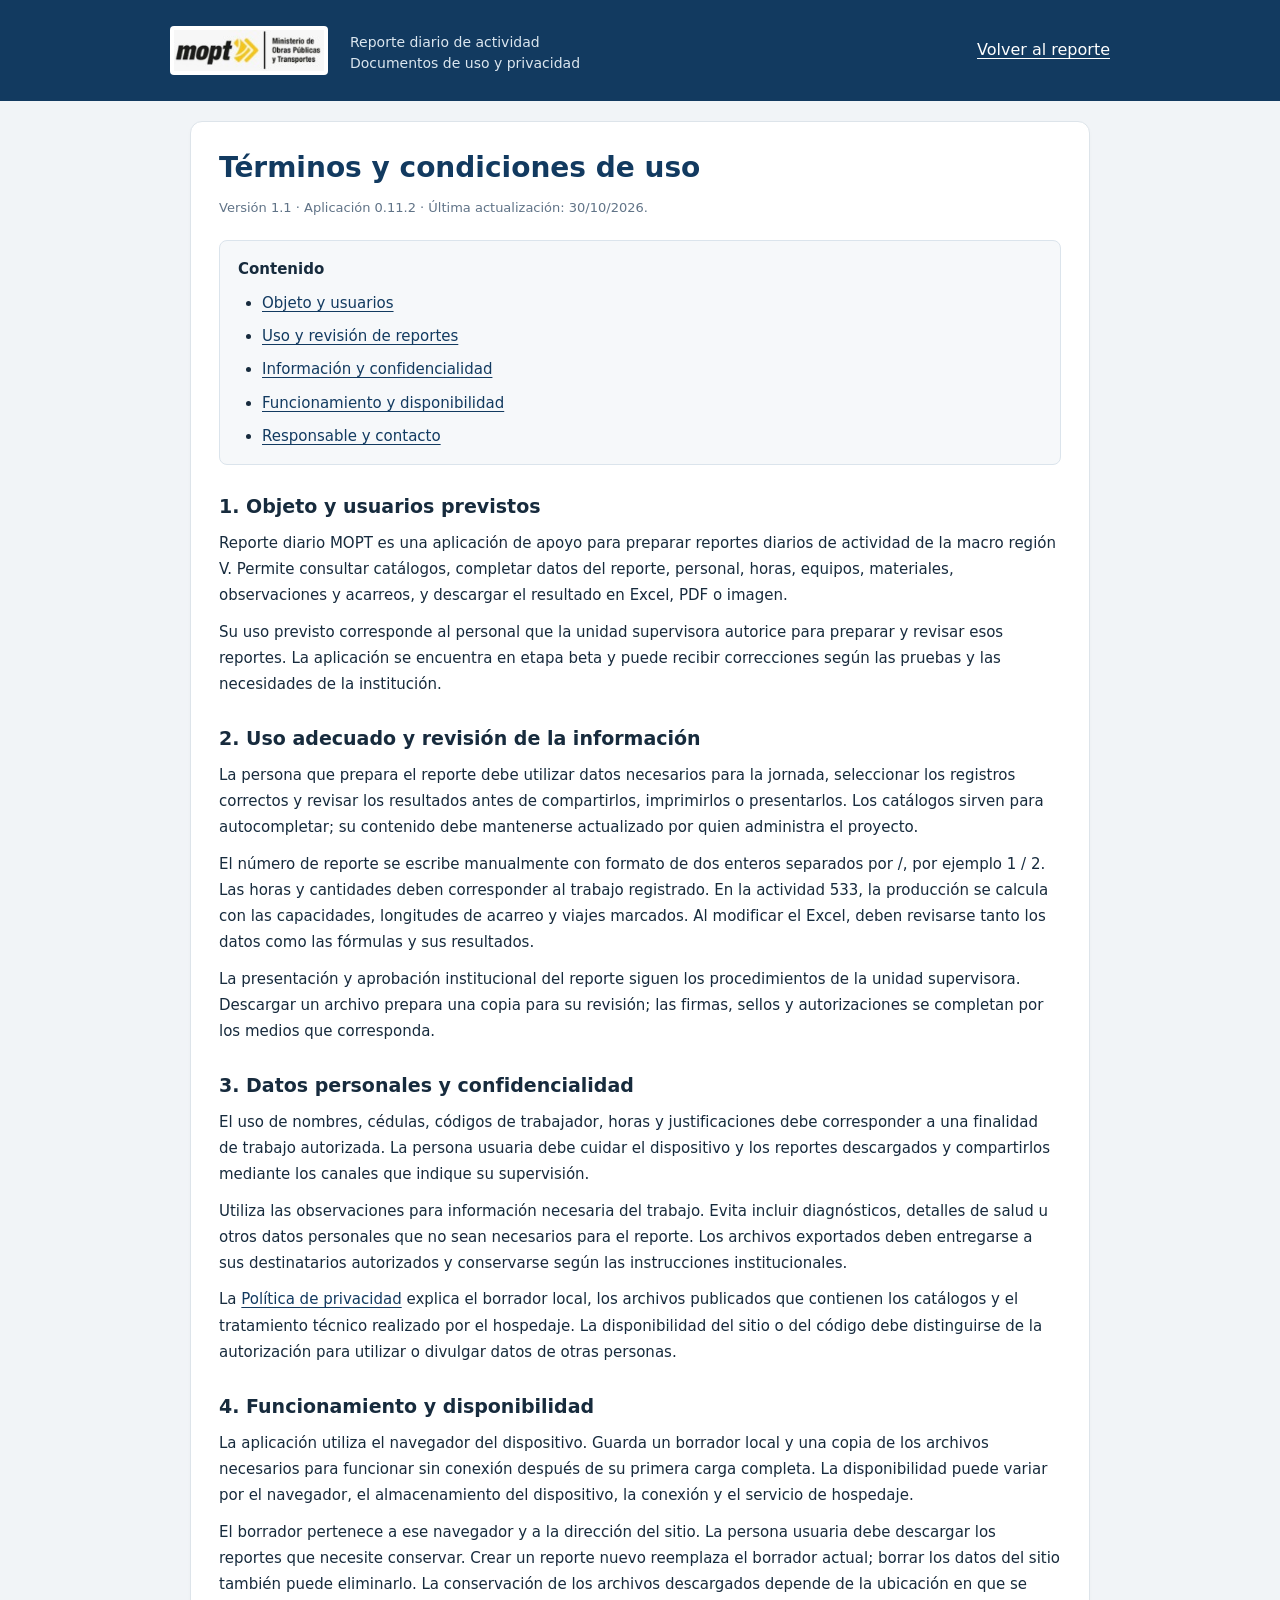
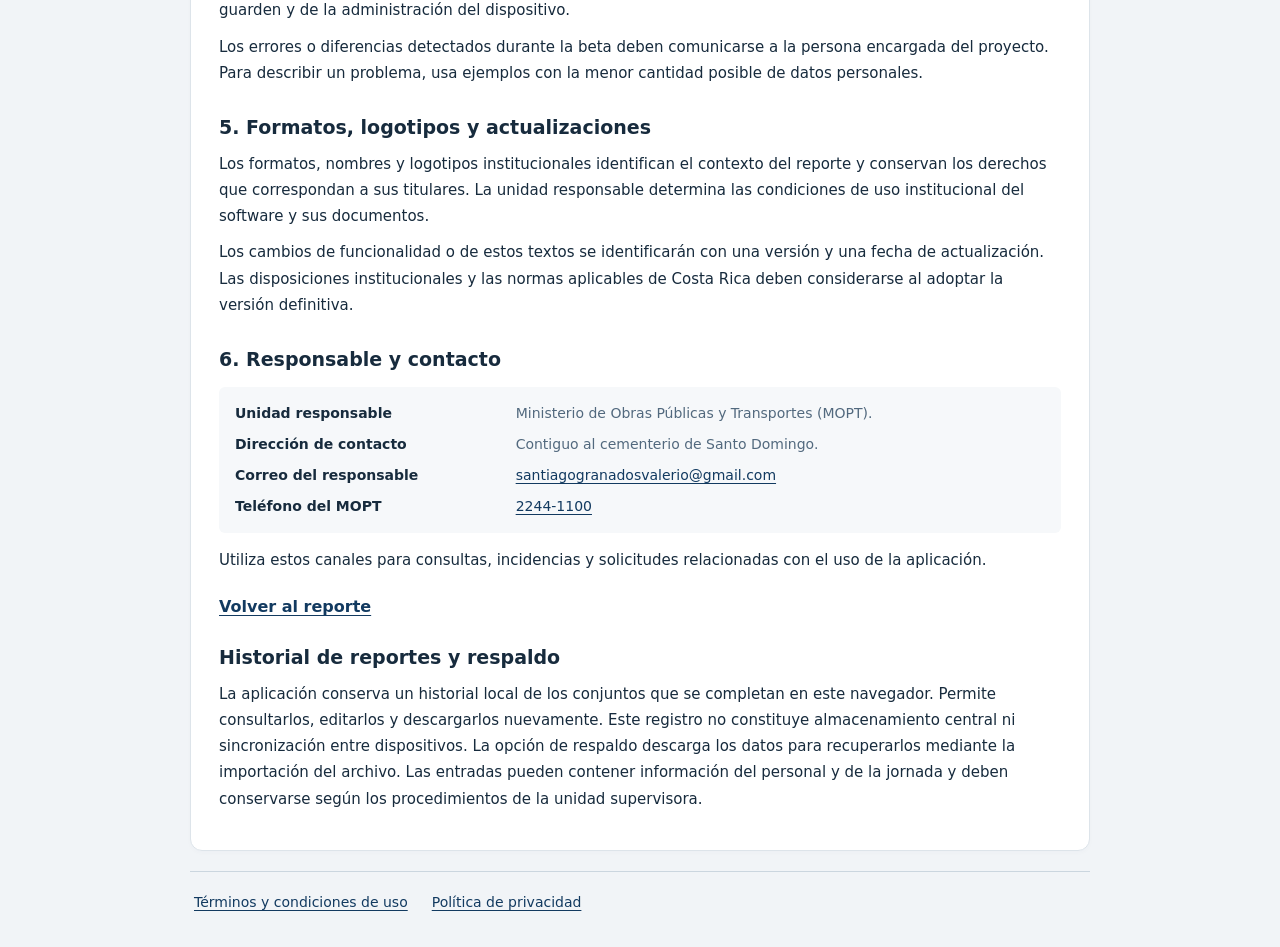
<file: pwa/terminos.html>
<!doctype html>
<html lang="es-CR">
<head>
  <meta charset="utf-8">
  <meta name="viewport" content="width=device-width, initial-scale=1, viewport-fit=cover">
  <meta name="theme-color" content="#123a60">
  <meta name="description" content="Términos de uso para la aplicación Reporte diario MOPT.">
  <link rel="icon" href="icons/icono-192.png" type="image/png">
  <link rel="stylesheet" href="estilos.css"><link rel="stylesheet" href="legal.css">
  <title>Términos de uso · Reporte diario MOPT</title>
</head>
<body>
  <header class="cabecera legal-cabecera"><div class="marca"><img class="logo-mopt" src="assets/logo.png" alt="MOPT" width="198" height="54"><div><p>Reporte diario de actividad</p><p>Documentos de uso y privacidad</p></div></div><a href="index.html">Volver al reporte</a></header>
  <main class="legal-main">
    <article class="tarjeta legal-documento">
      <h1>Términos y condiciones de uso</h1>
      <p class="legal-meta">Versión 1.1 · Aplicación 0.11.2 · Última actualización: 30/10/2026.</p>
      <nav class="indice-legal" aria-label="Contenido de los términos"><p>Contenido</p><ul><li><a href="#objeto">Objeto y usuarios</a></li><li><a href="#uso">Uso y revisión de reportes</a></li><li><a href="#datos">Información y confidencialidad</a></li><li><a href="#funcionamiento">Funcionamiento y disponibilidad</a></li><li><a href="#responsable">Responsable y contacto</a></li></ul></nav>

      <section id="objeto"><h2>1. Objeto y usuarios previstos</h2>
        <p>Reporte diario MOPT es una aplicación de apoyo para preparar reportes diarios de actividad de la macro región V. Permite consultar catálogos, completar datos del reporte, personal, horas, equipos, materiales, observaciones y acarreos, y descargar el resultado en Excel, PDF o imagen.</p>
        <p>Su uso previsto corresponde al personal que la unidad supervisora autorice para preparar y revisar esos reportes. La aplicación se encuentra en etapa beta y puede recibir correcciones según las pruebas y las necesidades de la institución.</p>
      </section>
      <section id="uso"><h2>2. Uso adecuado y revisión de la información</h2>
        <p>La persona que prepara el reporte debe utilizar datos necesarios para la jornada, seleccionar los registros correctos y revisar los resultados antes de compartirlos, imprimirlos o presentarlos. Los catálogos sirven para autocompletar; su contenido debe mantenerse actualizado por quien administra el proyecto.</p>
        <p>El número de reporte se escribe manualmente con formato de dos enteros separados por /, por ejemplo 1 / 2. Las horas y cantidades deben corresponder al trabajo registrado. En la actividad 533, la producción se calcula con las capacidades, longitudes de acarreo y viajes marcados. Al modificar el Excel, deben revisarse tanto los datos como las fórmulas y sus resultados.</p>
        <p>La presentación y aprobación institucional del reporte siguen los procedimientos de la unidad supervisora. Descargar un archivo prepara una copia para su revisión; las firmas, sellos y autorizaciones se completan por los medios que corresponda.</p>
      </section>
      <section id="datos"><h2>3. Datos personales y confidencialidad</h2>
        <p>El uso de nombres, cédulas, códigos de trabajador, horas y justificaciones debe corresponder a una finalidad de trabajo autorizada. La persona usuaria debe cuidar el dispositivo y los reportes descargados y compartirlos mediante los canales que indique su supervisión.</p>
        <p>Utiliza las observaciones para información necesaria del trabajo. Evita incluir diagnósticos, detalles de salud u otros datos personales que no sean necesarios para el reporte. Los archivos exportados deben entregarse a sus destinatarios autorizados y conservarse según las instrucciones institucionales.</p>
        <p>La <a href="privacidad.html">Política de privacidad</a> explica el borrador local, los archivos publicados que contienen los catálogos y el tratamiento técnico realizado por el hospedaje. La disponibilidad del sitio o del código debe distinguirse de la autorización para utilizar o divulgar datos de otras personas.</p>
      </section>
      <section id="funcionamiento"><h2>4. Funcionamiento y disponibilidad</h2>
        <p>La aplicación utiliza el navegador del dispositivo. Guarda un borrador local y una copia de los archivos necesarios para funcionar sin conexión después de su primera carga completa. La disponibilidad puede variar por el navegador, el almacenamiento del dispositivo, la conexión y el servicio de hospedaje.</p>
        <p>El borrador pertenece a ese navegador y a la dirección del sitio. La persona usuaria debe descargar los reportes que necesite conservar. Crear un reporte nuevo reemplaza el borrador actual; borrar los datos del sitio también puede eliminarlo. La conservación de los archivos descargados depende de la ubicación en que se guarden y de la administración del dispositivo.</p>
        <p>Los errores o diferencias detectados durante la beta deben comunicarse a la persona encargada del proyecto. Para describir un problema, usa ejemplos con la menor cantidad posible de datos personales.</p>
      </section>
      <section><h2>5. Formatos, logotipos y actualizaciones</h2>
        <p>Los formatos, nombres y logotipos institucionales identifican el contexto del reporte y conservan los derechos que correspondan a sus titulares. La unidad responsable determina las condiciones de uso institucional del software y sus documentos.</p>
        <p>Los cambios de funcionalidad o de estos textos se identificarán con una versión y una fecha de actualización. Las disposiciones institucionales y las normas aplicables de Costa Rica deben considerarse al adoptar la versión definitiva.</p>
      </section>
      <section id="responsable"><h2>6. Responsable y contacto</h2>
        <dl class="datos-responsable"><dt>Unidad responsable</dt><dd>Ministerio de Obras Públicas y Transportes (MOPT).</dd><dt>Dirección de contacto</dt><dd>Contiguo al cementerio de Santo Domingo.</dd><dt>Correo del responsable</dt><dd><a href="mailto:santiagogranadosvalerio@gmail.com">santiagogranadosvalerio@gmail.com</a></dd><dt>Teléfono del MOPT</dt><dd><a href="tel:+50622441100">2244-1100</a></dd></dl>
        <p>Utiliza estos canales para consultas, incidencias y solicitudes relacionadas con el uso de la aplicación.</p>
      </section>
      <a class="volver-reporte" href="index.html">Volver al reporte</a>
    <section><h2>Historial de reportes y respaldo</h2><p>La aplicación conserva un historial local de los conjuntos que se completan en este navegador. Permite consultarlos, editarlos y descargarlos nuevamente. Este registro no constituye almacenamiento central ni sincronización entre dispositivos. La opción de respaldo descarga los datos para recuperarlos mediante la importación del archivo. Las entradas pueden contener información del personal y de la jornada y deben conservarse según los procedimientos de la unidad supervisora.</p></section></article>
    <footer class="pie-legal"><nav aria-label="Documentos legales"><a href="terminos.html" aria-current="page">Términos y condiciones de uso</a><a href="privacidad.html">Política de privacidad</a></nav></footer>
  </main>
</body>
</html>
</file>
<file: pwa/estilos.css>
@font-face{font-family:Reporte;src:url('assets/reporte-normal.otf') format('opentype');font-weight:400;font-display:block}
@font-face{font-family:Reporte;src:url('assets/reporte-negrita.otf') format('opentype');font-weight:700;font-display:block}
:root{font-family:system-ui,-apple-system,BlinkMacSystemFont,"Segoe UI",sans-serif;color:#172b3d;background:#f1f4f7;font-size:16px;--azul:#123a60;--borde:#c4cfd9}
*{box-sizing:border-box}body{margin:0}button,input,textarea,select{font:inherit}button{cursor:pointer;min-height:46px;border:1px solid var(--azul);border-radius:8px;background:var(--azul);color:white;padding:11px 18px;font-weight:600}button:disabled{opacity:.5;cursor:wait}button:hover:not(:disabled){filter:brightness(1.08)}button:focus-visible,input:focus-visible,textarea:focus-visible,select:focus-visible,summary:focus-visible{outline:3px solid #d79712;outline-offset:3px}.secundario{background:white;color:var(--azul)}.enlace{background:none;border:none;color:var(--azul);padding:8px 0;font-weight:600;text-align:left}.claro{background:white;color:var(--azul);border-color:white}
.cabecera{background:var(--azul);color:white;padding:26px max(20px,calc((100% - 940px)/2));display:flex;justify-content:space-between;gap:18px;align-items:center}.marca{display:flex;gap:22px;align-items:center}.siglas{font-size:30px;font-weight:900;letter-spacing:-1px;border-right:1px solid #7590a6;padding-right:22px}h1{font-size:23px;margin:0;font-weight:650;line-height:1.25}.cabecera p{margin:5px 0 0;color:#dbe6ef;font-size:14px}main{max-width:980px;padding:20px;margin:auto;padding-bottom:max(28px,env(safe-area-inset-bottom))}.estado{display:flex;gap:16px;align-items:center;justify-content:space-between;font-size:14px;color:#506275;flex-wrap:wrap}.estado p{margin:0 0 14px}#fallo{padding:14px;background:#fff0eb;color:#922900;border-radius:8px}
.tarjeta{background:white;border:1px solid #dde4ea;border-radius:12px;padding:24px;margin-bottom:18px;box-shadow:0 2px 5px #123a6005}.titulo{display:flex;gap:12px;align-items:center;margin-bottom:22px}.titulo>span{background:#e8eff5;color:var(--azul);font-size:13px;font-weight:750;min-width:32px;min-height:32px;padding:8px;text-align:center;border-radius:6px}h2{font-size:19px;margin:0;font-weight:650}.rejilla{display:grid;grid-template-columns:1fr 1fr;gap:18px;margin-top:16px}.rejilla>*{min-width:0}label{display:block;font-size:14px;font-weight:650;color:#30495f}input,textarea,select{margin-top:7px;min-height:48px;border:1px solid var(--borde);border-radius:7px;width:100%;padding:11px 13px;background:white;color:#172b3d}input[readonly]{background:#f6f8fa;color:#40596e}input:disabled{background:#f6f8fa}textarea{resize:vertical;line-height:1.5}small{display:block;font-size:13px;color:#607387;font-weight:400;line-height:1.45;margin-top:7px}.automatico{background:#f6f8fa;border-left:3px solid #a5b9cb;padding:12px 15px;border-radius:3px;margin:16px 0}.automatico>span{color:#607387;font-size:12px;font-weight:650}.automatico p{margin:5px 0 0;line-height:1.5;overflow-wrap:anywhere}.rejilla .automatico{margin:0}.cantidad{display:flex;align-items:stretch;margin-top:7px}.cantidad input{margin:0;border-radius:7px 0 0 7px}.cantidad output{min-width:76px;padding:14px;background:#e8eff5;border:1px solid var(--borde);border-left:0;border-radius:0 7px 7px 0;text-align:center;font-weight:750}.ayuda{font-size:14px;line-height:1.6;color:#607387;margin:-5px 0 20px}.error{color:#a13720;font-size:13px;margin:6px 0;min-height:0}.error:empty{display:none}input[aria-invalid=true]{border-color:#ba4427}
.acciones,.exportaciones{display:flex;gap:12px;flex-wrap:wrap}.exportaciones{margin-top:22px;padding-top:22px;border-top:1px solid #e5eaf0}.check{display:flex;gap:10px;align-items:center;font-weight:400;margin-top:18px;line-height:1.5}.check input{width:19px;min-height:19px;flex:none;margin:0;accent-color:var(--azul)}.fecha-fila{display:flex;gap:8px;align-items:center}.fecha-fila input{min-width:0}.boton-calendario{position:relative;flex:none;border:1px solid var(--borde);border-radius:7px;padding:14px 10px;margin-top:7px;overflow:hidden;color:var(--azul);font-size:13px;cursor:pointer}.boton-calendario input{position:absolute;inset:0;width:100%;height:100%;opacity:0;margin:0;cursor:pointer}.opciones{margin-top:6px;border:1px solid var(--borde);border-radius:8px;max-height:300px;overflow:auto}.opciones button{display:block;width:100%;background:white;color:#172b3d;border:none;border-bottom:1px solid #e5eaf0;border-radius:0;text-align:left;font-weight:400;padding:12px 14px}.opciones strong{display:block;font-size:14px;margin-bottom:4px}.opciones button:hover{background:#edf3f8}.opciones p{padding:0 12px;color:#607387}canvas{display:block;width:100%;height:auto;border:1px solid #d3dbe3;background:white;margin-top:14px}.instalacion{padding:8px 4px;font-size:14px;color:#506275;line-height:1.6}.instalacion summary{cursor:pointer;font-weight:650;color:var(--azul)}#resultados-catalogo details{border-top:1px solid #e3e9ef;padding:13px 0}#resultados-catalogo summary{cursor:pointer;line-height:1.5;overflow-wrap:anywhere}#resultados-catalogo dl{display:grid;grid-template-columns:minmax(100px,1fr) 2fr;gap:8px;margin:15px 0;font-size:14px}dt{font-weight:650}dd{margin:0;overflow-wrap:anywhere}.advertencia{color:#874a10;background:#fff8e9;padding:10px;font-size:13px}#mas-catalogo{margin-top:15px}[hidden]{display:none!important}
@media(max-width:600px){.cabecera{padding:20px 16px;align-items:flex-start;flex-direction:column}.siglas{font-size:25px;padding-right:14px}.marca{gap:14px}h1{font-size:19px}main{padding:14px 12px}.tarjeta{padding:19px 16px}.rejilla{grid-template-columns:1fr;gap:16px}.acciones>button,.exportaciones>button{flex:1 1 145px}.titulo{margin-bottom:18px}.fecha-fila{gap:6px}.boton-calendario{padding:15px 8px}.estado{gap:2px}.estado p{margin-bottom:8px}#conexion{margin-bottom:12px}}
@media(prefers-reduced-motion:reduce){*{scroll-behavior:auto!important}}
/* La fecha permanece editable; el calendario es un diálogo visible y accesible. */
.fecha-fila button{flex:none;font-size:13px;margin-top:7px;min-height:48px;padding:10px}
dialog{width:min(400px,calc(100% - 24px));max-height:90vh;overflow:auto;padding:20px;border:1px solid var(--borde);border-radius:12px;color:#172b3d;box-shadow:0 20px 80px #123a6040}
dialog::backdrop{background:#10263880}.titulo-calendario{display:flex;align-items:center;justify-content:space-between;gap:12px}.titulo-calendario h2{font-size:18px}
.controles-calendario{display:grid;grid-template-columns:36px minmax(0,1fr) 80px 36px;gap:6px;align-items:end;margin:12px 0 18px}.controles-calendario>*{min-width:0}.controles-calendario select{min-height:44px;padding:8px 5px;font-size:14px}.controles-calendario button{padding:4px;font-size:24px;min-height:44px}
.semana-calendario,.dias-calendario{display:grid;grid-template-columns:repeat(7,minmax(0,1fr));gap:4px}.semana-calendario{font-size:12px;color:#607387;text-align:center;margin-bottom:8px}.dias-calendario button{padding:5px;min-height:42px;background:white;color:#172b3d;border-color:transparent;font-weight:500}.dias-calendario button:hover{background:#e8eff5}.dias-calendario button[aria-current=date]{border-color:#9b6804}.dias-calendario button[aria-pressed=true]{background:var(--azul);color:white}
/* Las tarjetas de personal y equipo conservan listas independientes en móvil. */
h3{font-size:16px;font-weight:650;margin:0 0 10px}.resultados{margin:8px 0;font-size:13px}.ficha{padding:16px;background:#f6f8fa;border:1px solid #dbe4ec;border-radius:8px;margin:16px 0}.ficha .rejilla{margin-top:8px}.ficha input{background:white}.titulo-lista{display:flex;justify-content:space-between;gap:12px;align-items:center;margin-top:24px}.titulo-lista h3{margin:0}.titulo-lista span{font-size:13px;color:#607387;white-space:nowrap}.registros{display:grid;gap:12px;margin-top:14px}.registro{border:1px solid #dbe4ec;border-radius:8px;padding:15px;min-width:0}.registro-cabecera{display:flex;justify-content:space-between;gap:12px;align-items:flex-start}.registro-cabecera strong{font-size:15px;line-height:1.45;overflow-wrap:anywhere}.registro-cabecera button{font-size:13px;padding:3px 0;min-height:40px;flex:none}.datos-registro{display:grid;grid-template-columns:minmax(0,1fr) minmax(0,2fr);gap:7px 12px;margin:10px 0 0;font-size:14px}.registro input{max-width:180px}.registro .part-equipo{margin-top:12px}.vacio-registros{font-size:14px;line-height:1.5;color:#607387;margin:0}.opciones button[aria-selected=true]{background:#e8eff5}.opciones small{margin-top:4px}.opciones button:focus-visible{outline-offset:-3px}select[aria-invalid=true]{border-color:#ba4427}
@media(max-width:360px){dialog{padding:14px}.registro{padding:12px}.datos-registro{font-size:13px;gap:7px}.fecha-fila button{font-size:12px;padding:8px}}
/* Cada cantidad pertenece a su material; las tarjetas se adaptan al teléfono. */
#materiales-reporte label{margin-top:14px}
#materiales-reporte input{display:block;max-width:220px}
/* El texto completo permanece editable y el error se muestra junto al campo. */
textarea[aria-invalid=true]{border-color:#ba4427}
/* Las horas quedan bajo cada perfil y el menú puede cerrarse para consultar la lista. */
.horas-personal{border-top:1px solid #dbe4ec;padding-top:14px;margin-top:16px}
.horas-personal summary{font-size:15px;font-weight:650;cursor:pointer;color:var(--azul)}
.ayuda-horas{font-size:13px;line-height:1.5;color:#607387;margin:12px 0}
.rejilla-horas{display:grid;grid-template-columns:repeat(3,minmax(0,1fr));gap:14px}
.rejilla-horas>div{min-width:0}.rejilla-horas input{max-width:none}
.rejilla-horas label{line-height:1.5}.rejilla-horas small{font-size:12px}
.bloque-total-horas{margin-top:16px;display:flex;gap:12px;align-items:center;flex-wrap:wrap}
.total-horas{display:block;padding:10px 14px;background:#e8eff5;border-radius:6px;font-weight:700;overflow-wrap:anywhere}
@media(max-width:600px){.rejilla-horas{grid-template-columns:repeat(2,minmax(0,1fr))}}
@media(max-width:360px){.rejilla-horas{grid-template-columns:1fr}}
/* Se utiliza el logo suministrado y se conserva el resto de la interfaz. */
.logo-mopt{width:158px;height:auto;max-width:100%;flex:none;background:white;border-radius:4px;padding:4px}
.horas-equipo{border-top:1px solid #dbe4ec;padding-top:14px;margin-top:16px}
.horas-equipo summary{font-size:15px;font-weight:650;cursor:pointer;color:var(--azul)}
.rejilla-horas-equipo{grid-template-columns:repeat(2,minmax(0,1fr))}
.agregar-acarreo{display:flex;gap:10px;align-items:center}.agregar-acarreo select{min-width:0}.agregar-acarreo button{flex:none;margin-top:7px}
.registro-acarreo input,.registro-acarreo select,.registro-acarreo textarea{max-width:none}
.registro-acarreo output{margin-top:7px}.viajes-acarreo{border:0;padding:0;margin:22px 0 0;min-width:0}
.viajes-acarreo legend{font-size:14px;font-weight:650;color:#30495f;padding:0;line-height:1.5}
.casillas-viajes{display:grid;grid-template-columns:repeat(6,minmax(0,1fr));gap:8px;margin-top:10px}
.casillas-viajes label{display:flex;gap:8px;align-items:center;justify-content:center;min-height:48px;border:1px solid var(--borde);border-radius:7px;cursor:pointer}
.casillas-viajes input{width:20px;min-height:20px;margin:0;flex:none;accent-color:var(--azul)}
.casillas-viajes label:has(input:checked){background:#e8eff5;border-color:var(--azul)}
.produccion-acarreos{margin-top:22px;border-top:1px solid #dbe4ec;padding-top:18px}
.produccion-acarreos output{display:block;color:var(--azul);font-size:24px;font-weight:750;margin-top:7px}
@media(max-width:600px){.marca{flex-wrap:wrap}.logo-mopt{width:140px}.agregar-acarreo{flex-direction:column;align-items:stretch}.agregar-acarreo button{margin-top:0}.casillas-viajes{grid-template-columns:repeat(4,minmax(0,1fr))}.registro-acarreo .registro-cabecera{flex-wrap:wrap}}
@media(max-width:360px){.rejilla-horas-equipo{grid-template-columns:1fr}.casillas-viajes{grid-template-columns:repeat(3,minmax(0,1fr))}}
.pie-legal{border-top:1px solid #cbd6df;margin-top:20px;padding:20px 4px 6px}.pie-legal nav{display:flex;gap:12px 24px;flex-wrap:wrap}.pie-legal a{color:var(--azul);font-size:14px;line-height:1.5;text-underline-offset:3px}.pie-legal a:focus-visible{outline:3px solid #d79712;outline-offset:3px}.pie-legal small{margin-top:12px}

.credito-autor {
  display: flex;
  flex-wrap: wrap;
  align-items: center;
  justify-content: space-between;
  gap: 8px 24px;
  margin-bottom: 16px;
  padding: 10px 16px;
  border: 1px solid var(--borde);
  border-inline-start: 4px solid var(--azul);
  border-radius: 10px;
  background: #e8eff5;
  color: var(--azul);
  font-size: .875rem;
  line-height: 1.4;
  overflow-wrap: anywhere;
}
.credito-autor p { margin: 0; min-width: 0; }
.credito-autor-nombre span,
.credito-autor-nombre strong,
.credito-autor-destino span { display: block; }
.credito-autor-nombre strong {
  font-size: clamp(1.125rem, 2vw, 1.375rem);
  line-height: 1.25;
}

/* Ingreso manual junto al buscador, con los mismos controles del formulario. */
.entrada-manual{margin:1rem 0;padding:1rem;border:1px solid var(--borde,#cbd5e1);border-radius:.75rem}
.entrada-manual summary{cursor:pointer;font-weight:700}
.entrada-manual[open] summary{margin-bottom:.75rem}
.acciones-manuales{display:flex;flex-wrap:wrap;gap:.75rem;margin-top:.75rem}

/* Las estaciones conservan el ancho del formulario en teléfonos. */
#datos-estacionamientos{border:0;padding:0;margin:0;min-width:0}#datos-estacionamientos legend{font-weight:700;margin-bottom:.5rem}

/* Navegación independiente del contenido impreso de la plantilla. */
.navegacion-reportes{display:flex;gap:.5rem;align-items:center;flex-wrap:wrap}.navegacion-reportes select{flex:1;min-width:8rem}.navegacion-reportes button{flex:0 1 auto}

/* Historial local con los mismos controles del formulario, también en móvil. */
.historial summary{font-size:1.2rem;font-weight:700;cursor:pointer}.historial[open] summary{margin-bottom:1rem}.acciones-historial{display:flex;flex-wrap:wrap;gap:.5rem;margin:.75rem 0}.acciones-historial button{margin-top:0}.historial .registro h3{font-size:1rem;overflow-wrap:anywhere}.consulta-historial{width:min(850px,calc(100% - 2rem));max-width:none;max-height:90dvh;overflow:auto}.consulta-historial canvas{width:100%;height:auto;display:block;margin-top:1rem}.consulta-historial .titulo-calendario{flex-wrap:wrap}
.filtros-historial{display:grid;grid-template-columns:minmax(0,1fr) minmax(0,1fr) minmax(0,1.4fr) auto;gap:12px;align-items:end;margin:16px 0 0}.filtros-historial>div{min-width:0}.filtros-historial input,.filtros-historial select{min-width:0}.filtros-historial button{min-height:48px;margin:0}.grupo-fecha-historial{min-width:0}.grupo-fecha-historial>h3{background:#e8eff5;color:var(--azul);border-radius:6px;padding:10px 12px;margin:6px 0 0;font-size:15px}.grupo-fecha-historial>.registros{margin-top:10px}.historial .registro h4{font-size:1rem;font-weight:650;margin:0 0 10px;overflow-wrap:anywhere}
@media(max-width:850px){.filtros-historial{grid-template-columns:repeat(2,minmax(0,1fr))}}
@media(max-width:420px){.filtros-historial .orden-historial{grid-column:1/-1}.filtros-historial button{grid-column:1/-1;justify-self:start}}
@media(max-width:360px){.filtros-historial{grid-template-columns:1fr}}

/* Acción de inicio visible antes del formulario, con texto claro en móvil. */
.acciones-inicio{display:flex;flex-direction:column;align-items:flex-start;gap:7px;margin-bottom:18px}.acciones-inicio small{margin:0}.boton-nuevo{background:#b42318;border-color:#b42318;color:#fff;min-width:170px}.boton-nuevo:hover:not(:disabled){background:#991b1b;border-color:#991b1b;filter:none}
@media(max-width:600px){.acciones-inicio,.acciones-inicio .boton-nuevo{width:100%}}
</file>
<file: pwa/legal.css>
/* Páginas de lectura: comparten colores y tipografía con el formulario. */
.legal-main{max-width:940px}.legal-cabecera{align-items:center}.legal-cabecera .marca{flex-wrap:wrap}
.legal-cabecera a{color:white;line-height:1.5;text-underline-offset:3px}.legal-cabecera a:focus-visible{outline:3px solid #eab74a;outline-offset:4px}
.legal-documento{padding:28px}.legal-documento h1{color:var(--azul);font-size:28px;line-height:1.25;margin-bottom:12px}
.legal-documento h2{margin:28px 0 10px;font-size:19px;line-height:1.4;scroll-margin-top:20px}
.legal-documento p,.legal-documento li{font-size:15px;line-height:1.75;overflow-wrap:anywhere}
.legal-documento p{margin:10px 0}.legal-documento ul,.legal-documento ol{padding-left:24px}
.legal-documento li+li{margin-top:7px}.legal-documento a{color:var(--azul);text-underline-offset:3px}
.legal-documento a:focus-visible{outline:3px solid #d79712;outline-offset:3px}
.legal-meta{font-size:13px!important;color:#607387}.aviso-documento{border-left:4px solid #bf841d;background:#fff7e7;padding:14px 17px;border-radius:4px;margin:18px 0}
.aviso-documento p{margin:0}.aviso-documento strong{color:#754b09}
.datos-responsable{display:grid;grid-template-columns:minmax(130px,1fr) 2fr;gap:10px 16px;padding:16px;background:#f6f8fa;border-radius:6px;font-size:14px;line-height:1.5;margin:14px 0}
.datos-responsable>*{min-width:0}.datos-responsable dd{color:#52697e;overflow-wrap:anywhere}
.indice-legal{background:#f6f8fa;border:1px solid #dbe4ec;padding:15px 18px;border-radius:8px;margin:20px 0}.indice-legal p{margin:0;font-weight:650}.indice-legal ul{margin:8px 0 0}
.tabla-legal{width:100%;border-collapse:collapse;font-size:14px;line-height:1.6;margin:16px 0}.tabla-legal th,.tabla-legal td{border:1px solid #dbe4ec;padding:12px;text-align:left;vertical-align:top;overflow-wrap:anywhere}.tabla-legal th{background:#e8eff5;color:var(--azul)}
.legal-documento .fuentes-legal{font-size:13px}.volver-reporte{display:inline-block;margin-top:14px;font-weight:650}
@media(max-width:600px){.legal-documento{padding:20px 16px}.legal-documento h1{font-size:24px}.legal-documento h2{font-size:18px}.datos-responsable{grid-template-columns:1fr;gap:4px}.datos-responsable dd{margin-bottom:9px}.tabla-legal th,.tabla-legal td{padding:9px}.legal-cabecera{align-items:flex-start;gap:16px}}
</file>
